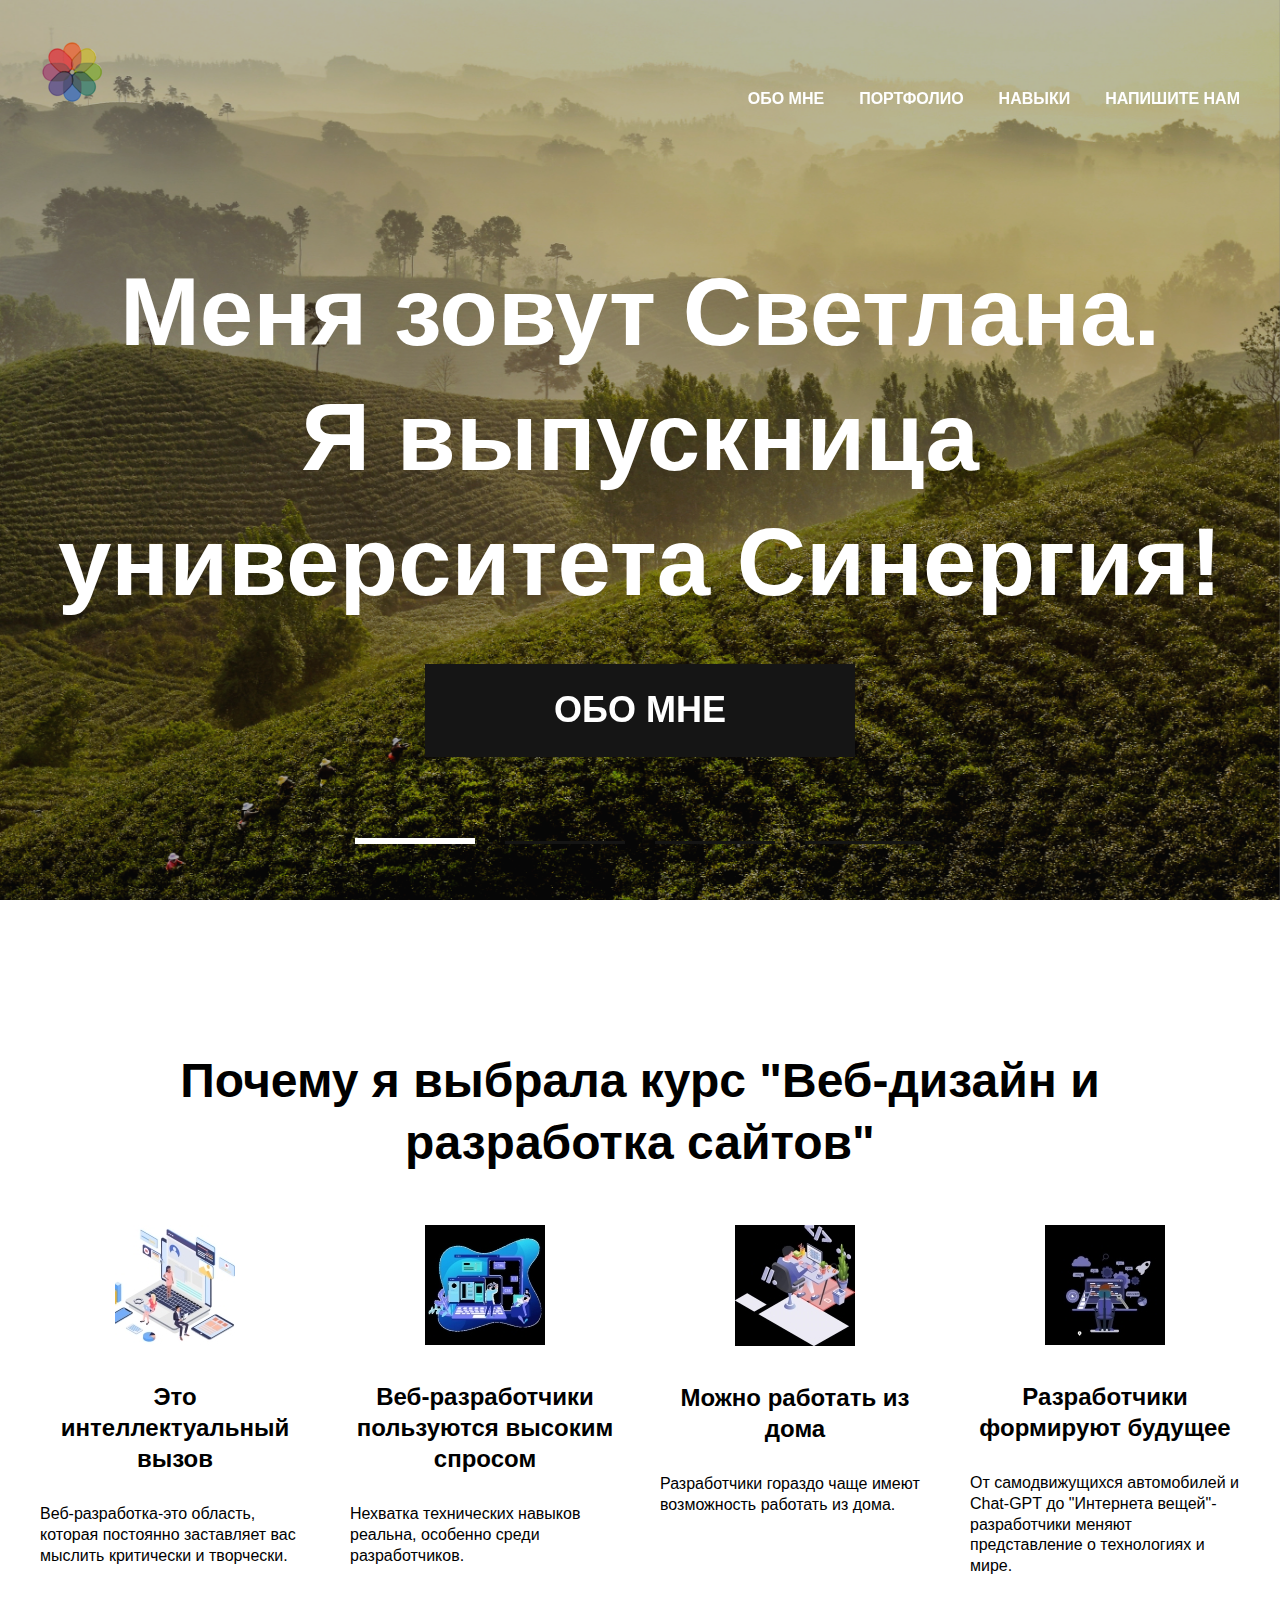
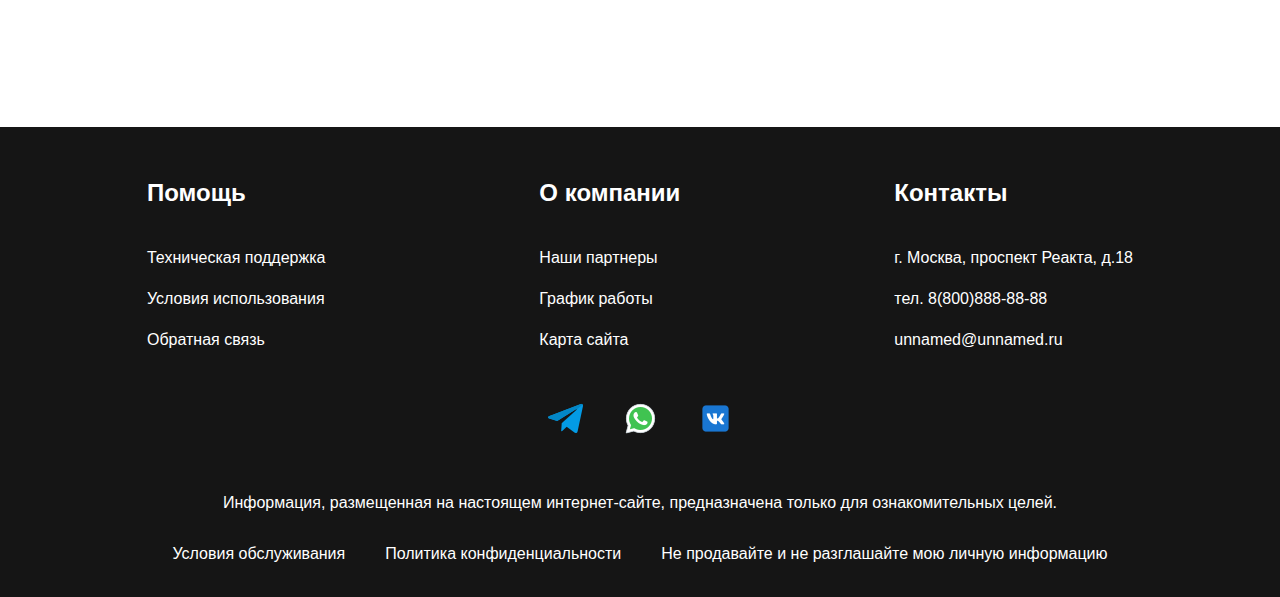
<file: index.html>
<!DOCTYPE html>
<html lang="ru">
    <head>
        <meta charset="UTF-8">
        <meta http-equiv="X-UA-Compatible" content="IE=edge"> 
        <meta name="viewport" content="width=device-width, initial-scale=1.0">
        <title>Итоговая работа</title>          
        <link rel="stylesheet" href="https://cdn.jsdelivr.net/npm/swiper@11/swiper-bundle.min.css" />
        <link rel="stylesheet" href="style.css">
    </head>
    <body>

        <div class="wrapper">
            <header class="header header-main">
                <div class="container">
                    <div class="header__inner">
                        <a class="logo" href="index.html">
                            <img class="logo__img" src="images/logo.png" alt="">
                        </a>
                        <nav class="menu">
                            <button class="menu__btn">
                                <span></span>
                                <span></span>
                                <span></span>
                            </button>
                            <ul class="menu__list">
                                <li class="menu__list-item">
                                    <a class="menu__list-link" href="aboutme.html">Обо мне</a>
                                </li>
                                <li class="menu__list-item">
                                    <a class="menu__list-link" href="portfolio.html">Портфолио</a>
                                </li>
                                <li class="menu__list-item">
                                    <a class="menu__list-link" href="skills.html">Навыки</a>
                                </li>
                                <li class="menu__list-item">
                                    <a class="menu__list-link" href="contacts.html">Напишите нам</a>
                                </li>                       
                            </ul>  
                        </nav>
                    </div>
                </div>
            </header>
            <main class="main">
                <section class="top">
                    <div class="container">
                        <h1 class="title">
                            Меня зовут Светлана.
                            <br>  
                            Я выпускница университета Синергия!
                        </h1>
                        <a class="top__link" href="aboutme.html">
                            Обо мне
                        </a>
                    </div>
                </section>
                <div class="slider">
                    <div class="swiper">
                        <div class="swiper-wrapper">
                            <div class="swiper-slide" style="background-image: url(images/slide1.jpg);"></div>
                            <div class="swiper-slide" style="background-image: url(images/slide2.png);"></div>
                            <div class="swiper-slide" style="background-image: url(images/slide3.jpg);"></div>
                            <div class="swiper-slide" style="background-image: url(images/slide4.jpeg);"></div>
                        </div>
                        <div class="swiper-pagination"></div>                      
                    </div>
                </div>
                <section class="why-learn">
                    <div class="container">
                        <h2 class="section-title">
                            Почему я выбрала курс "Веб-дизайн и разработка сайтов"
                        </h2>
                        <ul class="why-learn__list">
                            <li class="why-learn__item">
                                <img class="why-learn__item-img" src="images/why-learn-1.jpg" alt="">
                                <h3 class="why-learn__item-title">
                                    Это интеллектуальный вызов
                                </h3>
                                <p class="why-learn__item-text">
                                    Веб-разработка-это область, которая постоянно заставляет вас мыслить критически и творчески.
                                </p>
                            </li>
                            <li class="why-learn__item">
                                <img class="why-learn__item-img" src="images/why-learn-2.jpg" alt="">
                                <h3 class="why-learn__item-title">
                                    Веб-разработчики пользуются высоким спросом
                                </h3>
                                <p class="why-learn__item-text">
                                    Нехватка технических навыков реальна, особенно среди разработчиков.
                                </p>
                            </li>
                            <li class="why-learn__item">
                                <img class="why-learn__item-img" src="images/why-learn-3.jpg" alt="">
                                <h3 class="why-learn__item-title">
                                    Можно работать из дома
                                </h3>
                                <p class="why-learn__item-text">
                                    Разработчики гораздо чаще имеют возможность работать из дома.
                                </p>
                            </li>
                            <li class="why-learn__item">
                                <img class="why-learn__item-img" src="images/why-learn-4.jpg" alt="">
                                <h3 class="why-learn__item-title">
                                    Разработчики формируют будущее
                                </h3>
                                <p class="why-learn__item-text">
                                    От самодвижущихся автомобилей и Chat-GPT до "Интернета вещей"-разработчики меняют представление о технологиях и мире.
                                </p>
                            </li>                            
                        </ul>                                                                                           
                    </div>                    
                </section>
            </main>
            <footer class="footer">
                <div class="container">
                <nav class="footer__menu">
                    <ul class="footer__menu-list">
                        <li class="footer__menu-item">
                            <p class="footer__menu-title">Помощь</p>
                        </li>
                        <li class="footer__menu-item">
                            <a class="footer__menu-link" href="#">Техническая поддержка</a>
                        </li>
                        <li class="footer__menu-item">
                            <a class="footer__menu-link" href="#">Условия использования</a>
                        </li>
                        <li class="footer__menu-item">
                            <a class="footer__menu-link" href="#">Обратная связь</a>
                        </li>
                    </ul>
                    <ul class="footer__menu-list">
                        <li class="footer__menu-item">
                            <p class="footer__menu-title">О компании</p>
                        </li>
                        <li class="footer__menu-item">
                            <a class="footer__menu-link" href="#">Наши партнеры</a>
                        </li>
                        <li class="footer__menu-item">
                            <a class="footer__menu-link" href="#">График работы</a>
                        </li>
                        <li class="footer__menu-item">
                            <a class="footer__menu-link" href="#">Карта сайта</a>
                        </li>
                    </ul>
                    <ul class="footer__menu-list">
                        <li class="footer__menu-item">
                            <p class="footer__menu-title">Контакты</p>
                        </li>
                        <li class="footer__menu-item">
                            <a class="footer__menu-link" href="#">г. Москва, проспект Реакта, д.18</a>
                        </li>
                        <li class="footer__menu-item">
                            <a class="footer__menu-link" href="#">тел. 8(800)888-88-88</a>
                        </li>
                        <li class="footer__menu-item">
                            <a class="footer__menu-link" href="#">unnamed@unnamed.ru</a>
                        </li>
                    </ul>
                </nav>
                <ul class="app">
                    <li class="app__item">
                        <a class="app__item-link" href="#">
                            <img class="app__item-img" src="images/telegramm.png" alt="">
                        </a>
                    </li>
                    <li class="app__item">
                        <a class="app__item-link" href="#">
                            <img class="app__item-img" src="images/whatsapp.png" alt="">
                        </a>
                    </li>
                    <li class="app__item">
                        <a class="app__item-link" href="#">
                            <img class="app__item-img" src="images/vk.png" alt="">
                        </a>
                    </li>
                </ul>
                <div class="footer__copy">
                    <p class="footer__copy-text">
                        Информация, размещенная на настоящем интернет-сайте, предназначена только для ознакомительных целей.
                    </p>
                </div>
                <nav class="copy__nav">
                    <ul class="copy__nav-list">
                        <li class="copy__nav-item">
                            <a class="copy__nav-link" href="#">Условия обслуживания</a>
                        </li>
                        <li class="copy__nav-item">
                            <a class="copy__nav-link" href="#">Политика конфиденциальности</a>
                        </li>
                        <li class="copy__nav-item">
                            <a class="copy__nav-link" href="#">Не продавайте и не разглашайте мою личную информацию</a>
                        </li>
                    </ul>
                </nav>
               </div>
            </footer>
        </div>
        <script src="https://cdn.jsdelivr.net/npm/swiper@11/swiper-bundle.min.js"></script>
        <script src="js/main.js"></script>
    </body>
</html>
</file>
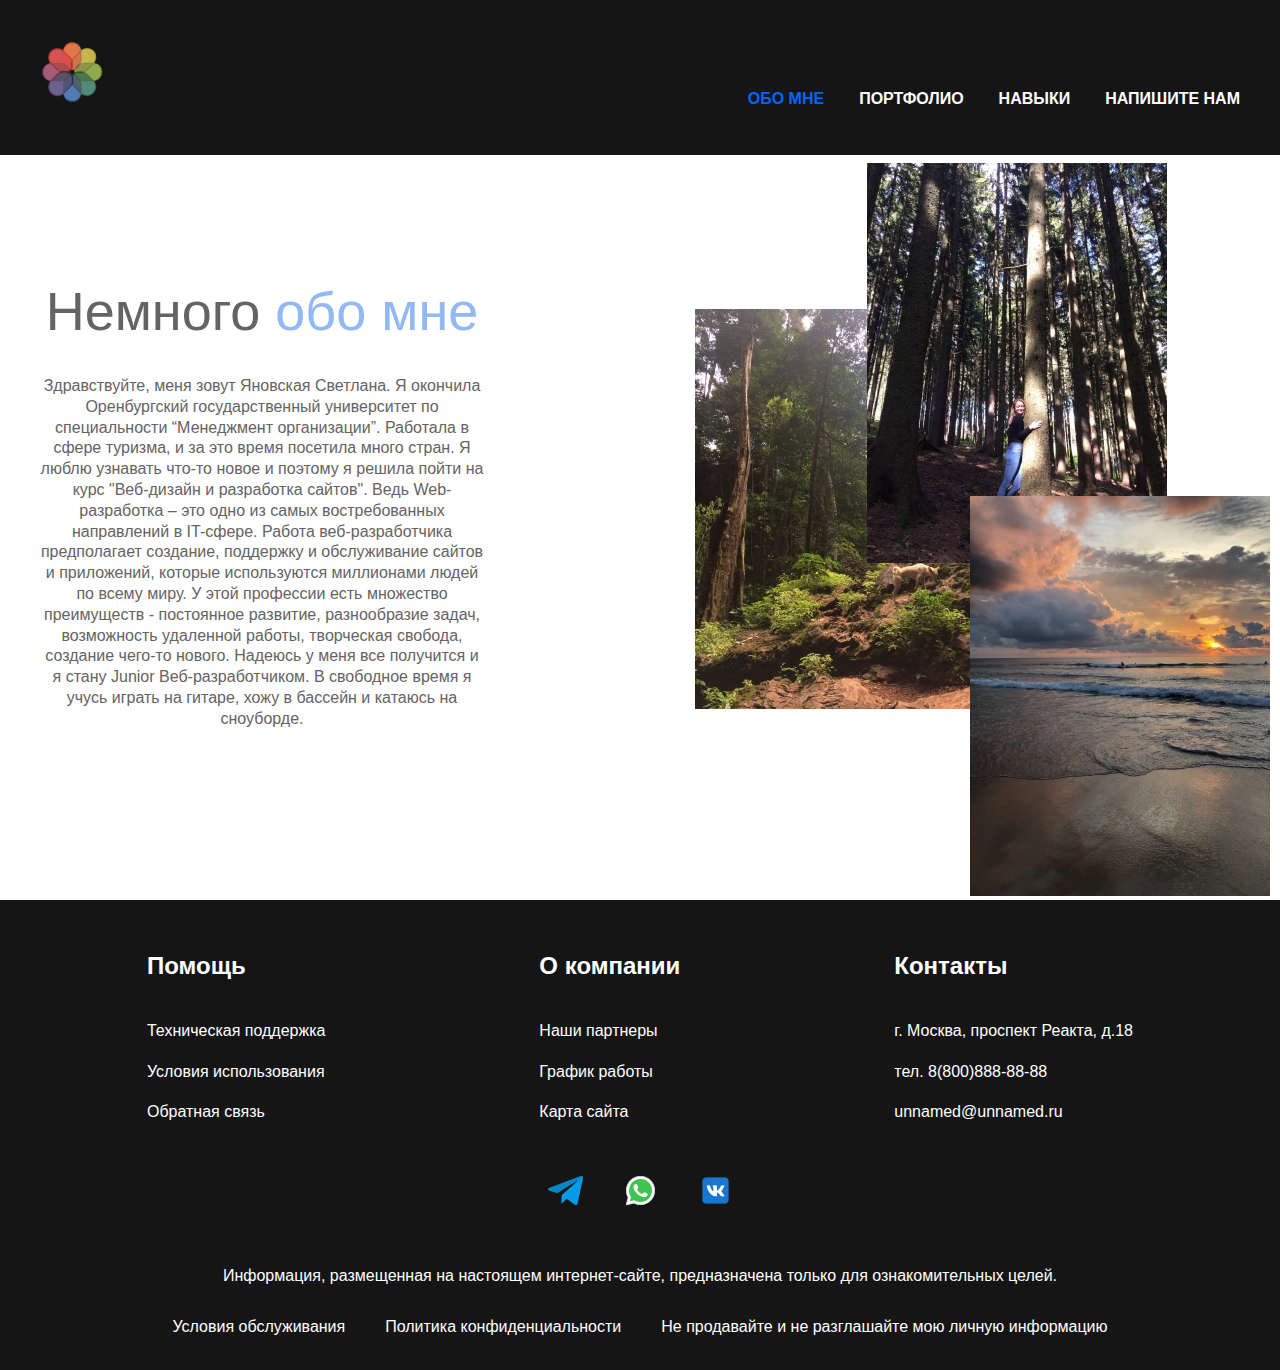
<file: aboutme.html>
<!DOCTYPE html>
<html lang="ru">
    <head>
        <meta charset="UTF-8">
        <meta http-equiv="X-UA-Compatible" content="IE=edge"> 
        <meta name="viewport" content="width=device-width, initial-scale=1.0">
        <title>Итоговая работа</title>
        <link rel="stylesheet" href="style.css">
    </head>
    <body>

        <div class="wrapper">
            <header class="header">
                <div class="container">
                    <div class="header__inner">
                        <a class="logo" href="index.html">
                            <img class="logo__img" src="images/logo.png" alt="">
                        </a>
                        <nav class="menu">
                            <ul class="menu__list">
                                <li class="menu__list-item">
                                    <a class="menu__list-link menu__list-link--active" href="#">Обо мне</a>
                                </li>
                                <li class="menu__list-item">
                                    <a class="menu__list-link" href="portfolio.html">Портфолио</a>
                                </li>
                                <li class="menu__list-item">
                                    <a class="menu__list-link" href="skills.html">Навыки</a>
                                </li>
                                <li class="menu__list-item">
                                    <a class="menu__list-link" href="contacts.html">Напишите нам</a>
                                </li>                       
                            </ul>  
                        </nav>
                    </div>
                </div>
            </header>
            <main class="main">
                <div class="about">
                    <div class="container">
                        <div class="about-holder">
                        <div class="about-info">
                    <div class="about-title">
                        Немного <span> обо мне </span>
                    </div>
                        <div class="about-text">
                            Здравствуйте, меня зовут Яновская Светлана. Я окончила Оренбургский государственный университет по специальности “Менеджмент организации”. 
                            Работала в сфере туризма, и за это время посетила много стран. Я люблю узнавать что-то новое и поэтому я решила пойти на курс "Веб-дизайн и разработка сайтов". Ведь Web-разработка – это одно из самых востребованных направлений в IT-сфере. Работа веб-разработчика предполагает создание, поддержку и обслуживание сайтов и приложений, которые используются миллионами людей по всему миру. У этой профессии есть множество преимуществ - постоянное развитие, разнообразие задач, возможность удаленной работы, творческая свобода, создание чего-то нового. Надеюсь у меня все получится и я стану Junior Веб-разработчиком.
                            В свободное время я учусь играть на гитаре, хожу в бассейн и катаюсь на сноуборде.                            
                        </div>
                    </div>
                    <div class="about-images">
                        <img class="images-1" src="images/foto-1.jpg" alt="">
                        <img class="images-2" src="images/foto-2.jpg" alt="">
                        <img class="images-3" src="images/foto-3.jpg" alt="">
                    </div>
                </div>
                </div>    
            </main>
            <footer class="footer">
                <div class="container">
                <nav class="footer__menu">
                    <ul class="footer__menu-list">
                        <li class="footer__menu-item">
                            <p class="footer__menu-title">Помощь</p>
                        </li>
                        <li class="footer__menu-item">
                            <a class="footer__menu-link" href="#">Техническая поддержка</a>
                        </li>
                        <li class="footer__menu-item">
                            <a class="footer__menu-link" href="#">Условия использования</a>
                        </li>
                        <li class="footer__menu-item">
                            <a class="footer__menu-link" href="#">Обратная связь</a>
                        </li>
                    </ul>
                    <ul class="footer__menu-list">
                        <li class="footer__menu-item">
                            <p class="footer__menu-title">О компании</p>
                        </li>
                        <li class="footer__menu-item">
                            <a class="footer__menu-link" href="#">Наши партнеры</a>
                        </li>
                        <li class="footer__menu-item">
                            <a class="footer__menu-link" href="#">График работы</a>
                        </li>
                        <li class="footer__menu-item">
                            <a class="footer__menu-link" href="#">Карта сайта</a>
                        </li>
                    </ul>
                    <ul class="footer__menu-list">
                        <li class="footer__menu-item">
                            <p class="footer__menu-title">Контакты</p>
                        </li>
                        <li class="footer__menu-item">
                            <a class="footer__menu-link" href="#">г. Москва, проспект Реакта, д.18</a>
                        </li>
                        <li class="footer__menu-item">
                            <a class="footer__menu-link" href="#">тел. 8(800)888-88-88</a>
                        </li>
                        <li class="footer__menu-item">
                            <a class="footer__menu-link" href="#">unnamed@unnamed.ru</a>
                        </li>
                    </ul>
                </nav>
                <ul class="app">
                    <li class="app__item">
                        <a class="app__item-link" href="#">
                            <img class="app__item-img" src="images/telegramm.png" alt="">
                        </a>
                    </li>
                    <li class="app__item">
                        <a class="app__item-link" href="#">
                            <img class="app__item-img" src="images/whatsapp.png" alt="">
                        </a>
                    </li>
                    <li class="app__item">
                        <a class="app__item-link" href="#">
                            <img class="app__item-img" src="images/vk.png" alt="">
                        </a>
                    </li>
                </ul>
                <div class="footer__copy">
                    <p class="footer__copy-text">
                        Информация, размещенная на настоящем интернет-сайте, предназначена только для ознакомительных целей.
                    </p>
                </div>
                <nav class="copy__nav">
                    <ul class="copy__nav-list">
                        <li class="copy__nav-item">
                            <a class="copy__nav-link" href="#">Условия обслуживания</a>
                        </li>
                        <li class="copy__nav-item">
                            <a class="copy__nav-link" href="#">Политика конфиденциальности</a>
                        </li>
                        <li class="copy__nav-item">
                            <a class="copy__nav-link" href="#">Не продавайте и не разглашайте мою личную информацию</a>
                        </li>
                    </ul>
                </nav>
               </div>
            </footer>
        </div>

    </body>
</html>
</file>
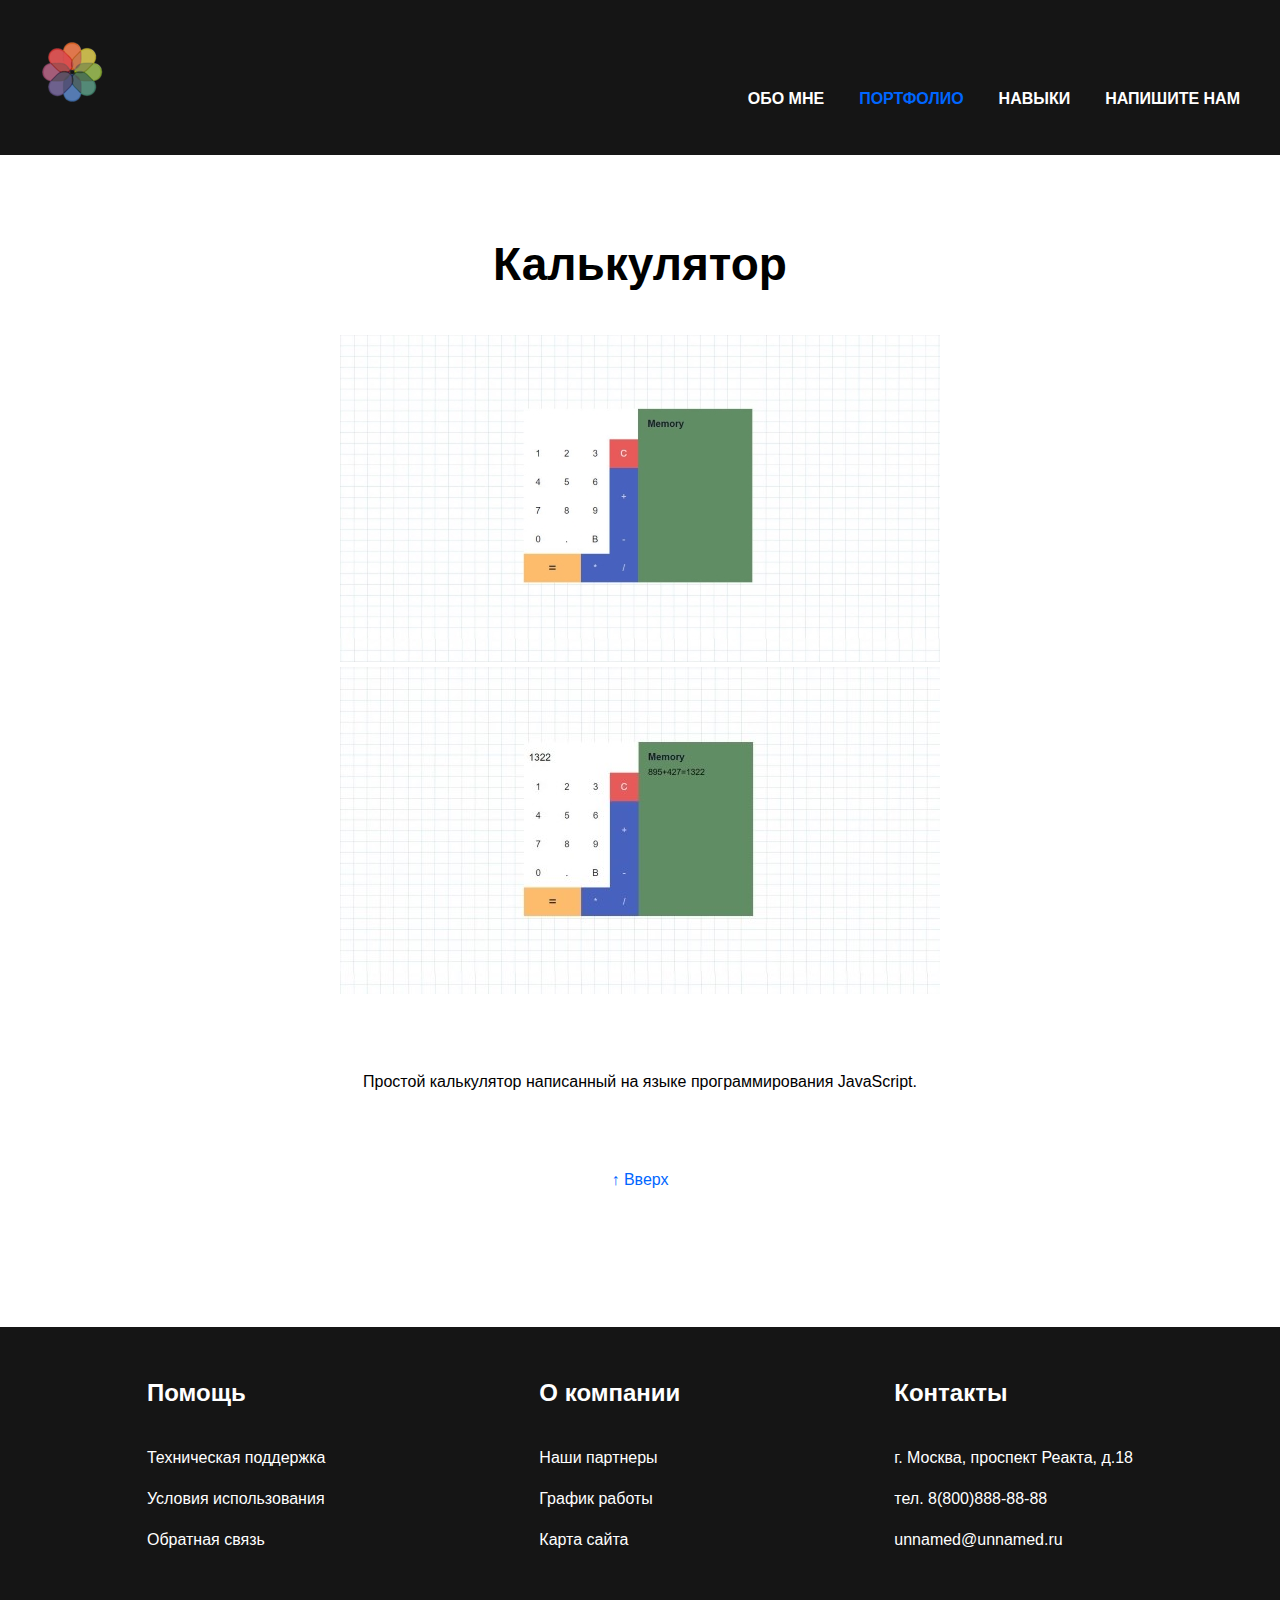
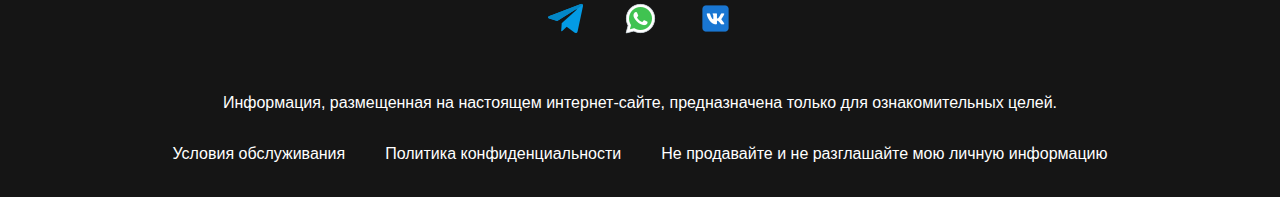
<file: calculator-web.html>
<!DOCTYPE html>
<html lang="ru">
    <head>
        <meta charset="UTF-8">
        <meta http-equiv="X-UA-Compatible" content="IE=edge"> 
        <meta name="viewport" content="width=device-width, initial-scale=1.0">
        <title>Итоговая работа</title>
        <link rel="stylesheet" href="style.css">
    </head>
    <body>

        <div class="wrapper">
            <header class="header">
                <div class="container">
                    <div class="header__inner">
                        <a class="logo" href="index.html">
                            <img class="logo__img" src="images/logo.png" alt="">
                        </a>
                        <nav class="menu">
                            <button class="menu__btn">
                                <span></span>
                                <span></span>
                                <span></span>
                            </button>
                            <ul class="menu__list">
                                <li class="menu__list-item">
                                    <a class="menu__list-link" href="aboutme.html">Обо мне</a>
                                </li>
                                <li class="menu__list-item">
                                    <a class="menu__list-link menu__list-link--active" href="portfolio.html">Портфолио</a>
                                </li>
                                <li class="menu__list-item">
                                    <a class="menu__list-link" href="skills.html">Навыки</a>
                                </li>
                                <li class="menu__list-item">
                                    <a class="menu__list-link" href="contacts.html">Напишите нам</a>
                                </li>                       
                            </ul>  
                        </nav>
                    </div>
                </div>
            </header>
            <main class="main">
                <div class="project">
                    <div class="container">
                        <h1 class="project-header"> Калькулятор </h1>
                        <div class="project-img">
                            <img src="images/calculator-img1.jpg" alt="">
                            <img src="images/calculator-img2.JPG" alt="">
                        </div>
                        <div class="project-description">
                            <p>Простой калькулятор написанный на языке программирования JavaScript.</p>
                        </div>
                        <a class="project-btn-up" href="#">↑ Вверх</a>
                    </div>
                </div>
            </main>
            <footer class="footer">
                <div class="container">
                <nav class="footer__menu">
                    <ul class="footer__menu-list">
                        <li class="footer__menu-item">
                            <p class="footer__menu-title">Помощь</p>
                        </li>
                        <li class="footer__menu-item">
                            <a class="footer__menu-link" href="#">Техническая поддержка</a>
                        </li>
                        <li class="footer__menu-item">
                            <a class="footer__menu-link" href="#">Условия использования</a>
                        </li>
                        <li class="footer__menu-item">
                            <a class="footer__menu-link" href="#">Обратная связь</a>
                        </li>
                    </ul>
                    <ul class="footer__menu-list">
                        <li class="footer__menu-item">
                            <p class="footer__menu-title">О компании</p>
                        </li>
                        <li class="footer__menu-item">
                            <a class="footer__menu-link" href="#">Наши партнеры</a>
                        </li>
                        <li class="footer__menu-item">
                            <a class="footer__menu-link" href="#">График работы</a>
                        </li>
                        <li class="footer__menu-item">
                            <a class="footer__menu-link" href="#">Карта сайта</a>
                        </li>
                    </ul>
                    <ul class="footer__menu-list">
                        <li class="footer__menu-item">
                            <p class="footer__menu-title">Контакты</p>
                        </li>
                        <li class="footer__menu-item">
                            <a class="footer__menu-link" href="#">г. Москва, проспект Реакта, д.18</a>
                        </li>
                        <li class="footer__menu-item">
                            <a class="footer__menu-link" href="#">тел. 8(800)888-88-88</a>
                        </li>
                        <li class="footer__menu-item">
                            <a class="footer__menu-link" href="#">unnamed@unnamed.ru</a>
                        </li>
                    </ul>
                </nav>
                <ul class="app">
                    <li class="app__item">
                        <a class="app__item-link" href="#">
                            <img class="app__item-img" src="images/telegramm.png" alt="">
                        </a>
                    </li>
                    <li class="app__item">
                        <a class="app__item-link" href="#">
                            <img class="app__item-img" src="images/whatsapp.png" alt="">
                        </a>
                    </li>
                    <li class="app__item">
                        <a class="app__item-link" href="#">
                            <img class="app__item-img" src="images/vk.png" alt="">
                        </a>
                    </li>
                </ul>
                <div class="footer__copy">
                    <p class="footer__copy-text">
                        Информация, размещенная на настоящем интернет-сайте, предназначена только для ознакомительных целей.
                    </p>
                </div>
                <nav class="copy__nav">
                    <ul class="copy__nav-list">
                        <li class="copy__nav-item">
                            <a class="copy__nav-link" href="#">Условия обслуживания</a>
                        </li>
                        <li class="copy__nav-item">
                            <a class="copy__nav-link" href="#">Политика конфиденциальности</a>
                        </li>
                        <li class="copy__nav-item">
                            <a class="copy__nav-link" href="#">Не продавайте и не разглашайте мою личную информацию</a>
                        </li>
                    </ul>
                </nav>
               </div>
            </footer>
        </div>
        <script src="https://cdn.jsdelivr.net/npm/swiper@11/swiper-bundle.min.js"></script>
        <script src="js/main.js"></script>
    </body>
</html>
</file>
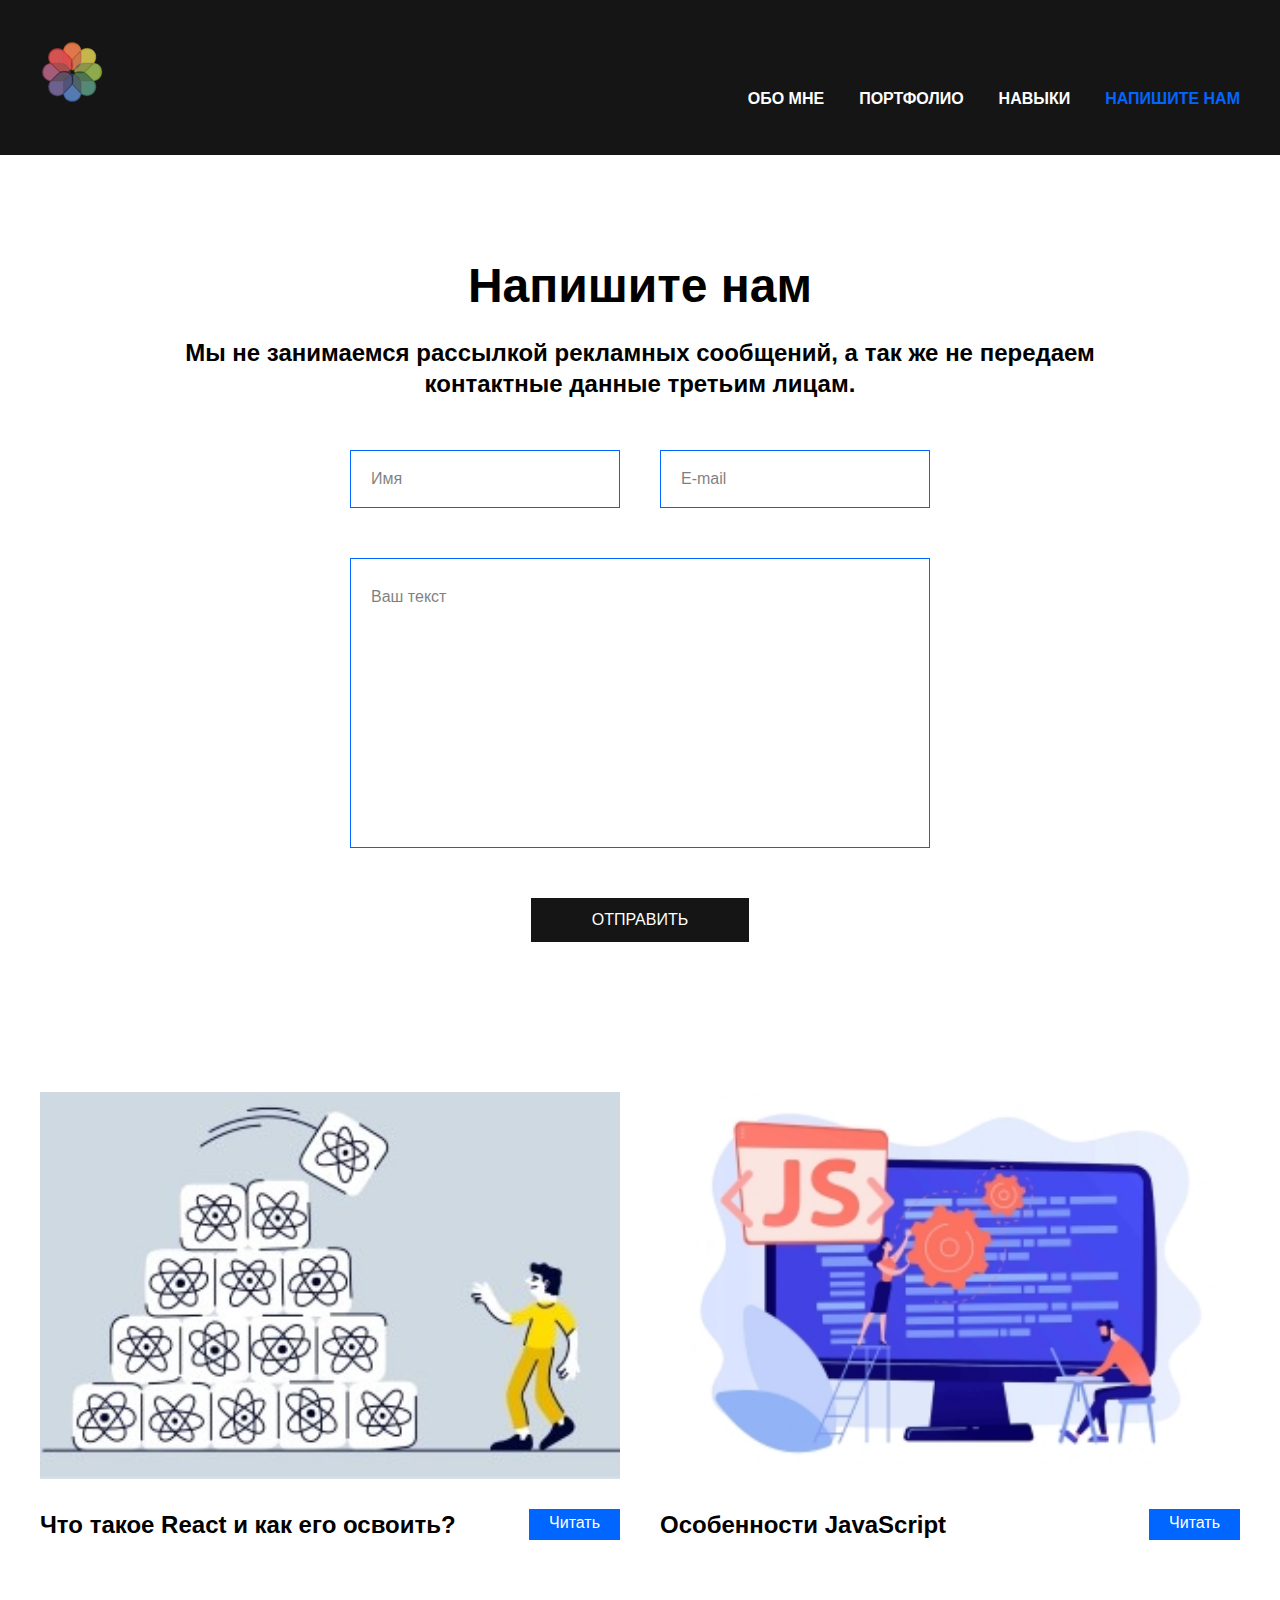
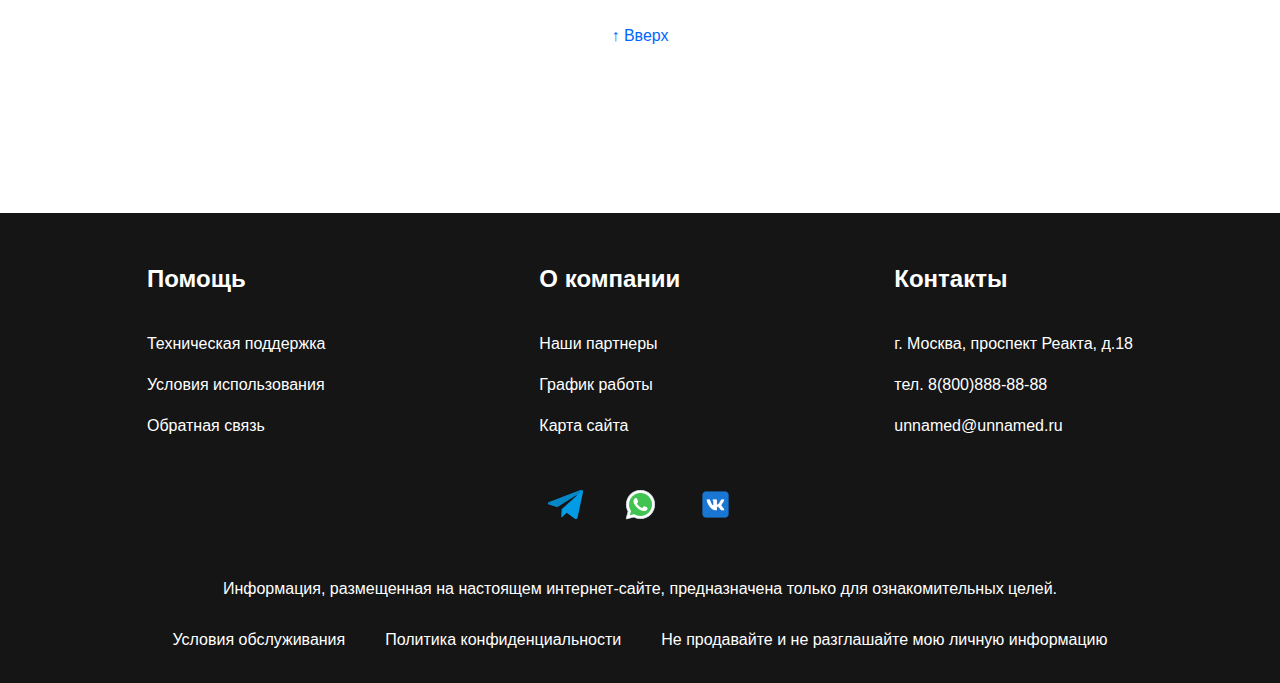
<file: contacts.html>
<!DOCTYPE html>
<html lang="ru">
    <head>
        <meta charset="UTF-8">
        <meta http-equiv="X-UA-Compatible" content="IE=edge"> 
        <meta name="viewport" content="width=device-width, initial-scale=1.0">
        <title>Итоговая работа</title>
        <link rel="stylesheet" href="style.css">
    </head>
    <body>

        <div class="wrapper">
            <header class="header">
                <div class="container">
                    <div class="header__inner">
                        <a class="logo" href="index.html">
                            <img class="logo__img" src="images/logo.png" alt="">
                        </a>
                        <nav class="menu">
                            <button class="menu__btn">
                                <span></span>
                                <span></span>
                                <span></span>
                            </button>
                            <ul class="menu__list">
                                <li class="menu__list-item">
                                    <a class="menu__list-link" href="aboutme.html">Обо мне</a>
                                </li>
                                <li class="menu__list-item">
                                    <a class="menu__list-link" href="portfolio.html">Портфолио</a>
                                </li>
                                <li class="menu__list-item">
                                    <a class="menu__list-link" href="skills.html">Навыки</a>
                                </li>
                                <li class="menu__list-item">
                                    <a class="menu__list-link menu__list-link--active" href="contacts.html">Напишите нам</a>
                                </li>                       
                            </ul>  
                        </nav>
                    </div>
                </div>
            </header>
            <main class="main">
                <section class="contacts">
                    <div class="container">
                        <h2 class="section-title contacts__title">Напишите нам</h2>
                        <p class="contacts__text">
                            Мы не занимаемся рассылкой рекламных сообщений, а так же не передаем контактные данные третьим лицам.
                        </p>
                        <form class="form" action="#">
                            <input class="form__input" type="text" placeholder="Имя">
                            <input class="form__input" type="email" placeholder="E-mail">
                            <textarea class="form__textarea" placeholder="Ваш текст"></textarea>
                            <button class="form__btn" type="submit">ОТПРАВИТЬ</button>
                        </form>
                    </div>
                </section>
                <section class="blog">
                    <div class="container">
                        <div class="blog__items">
                            <div class="block__item">
                                <img class="block__item-img" src="images/block-1.jpg" alt="">
                                <h4 class="block__item-title">Что такое React и как его освоить?</h4>
                                <a class="block__item-link" href="#">Читать</a>
                            </div>
                            <div class="block__item">
                                    <img class="block__item-img" src="images/block-2.jpg" alt="">
                                    <h4 class="block__item-title">Особенности JavaScript</h4>
                                    <a class="block__item-link" href="#">Читать</a>
                                </div>
                            </div>
                            <a class="project-btn-up" href="#">↑ Вверх</a>  
                        </div>
                </section>                
            </main>
            <footer class="footer">
                <div class="container">
                <nav class="footer__menu">
                    <button class="menu__btn">
                        <span></span>
                        <span></span>
                        <span></span>
                    </button>
                    <ul class="footer__menu-list">
                        <li class="footer__menu-item">
                            <p class="footer__menu-title">Помощь</p>
                        </li>
                        <li class="footer__menu-item">
                            <a class="footer__menu-link" href="#">Техническая поддержка</a>
                        </li>
                        <li class="footer__menu-item">
                            <a class="footer__menu-link" href="#">Условия использования</a>
                        </li>
                        <li class="footer__menu-item">
                            <a class="footer__menu-link" href="#">Обратная связь</a>
                        </li>
                    </ul>
                    <ul class="footer__menu-list">
                        <li class="footer__menu-item">
                            <p class="footer__menu-title">О компании</p>
                        </li>
                        <li class="footer__menu-item">
                            <a class="footer__menu-link" href="#">Наши партнеры</a>
                        </li>
                        <li class="footer__menu-item">
                            <a class="footer__menu-link" href="#">График работы</a>
                        </li>
                        <li class="footer__menu-item">
                            <a class="footer__menu-link" href="#">Карта сайта</a>
                        </li>
                    </ul>
                    <ul class="footer__menu-list">
                        <li class="footer__menu-item">
                            <p class="footer__menu-title">Контакты</p>
                        </li>
                        <li class="footer__menu-item">
                            <a class="footer__menu-link" href="#">г. Москва, проспект Реакта, д.18</a>
                        </li>
                        <li class="footer__menu-item">
                            <a class="footer__menu-link" href="#">тел. 8(800)888-88-88</a>
                        </li>
                        <li class="footer__menu-item">
                            <a class="footer__menu-link" href="#">unnamed@unnamed.ru</a>
                        </li>
                    </ul>
                </nav>
                <ul class="app">
                    <li class="app__item">
                        <a class="app__item-link" href="#">
                            <img class="app__item-img" src="images/telegramm.png" alt="">
                        </a>
                    </li>
                    <li class="app__item">
                        <a class="app__item-link" href="#">
                            <img class="app__item-img" src="images/whatsapp.png" alt="">
                        </a>
                    </li>
                    <li class="app__item">
                        <a class="app__item-link" href="#">
                            <img class="app__item-img" src="images/vk.png" alt="">
                        </a>
                    </li>
                </ul>
                <div class="footer__copy">
                    <p class="footer__copy-text">
                        Информация, размещенная на настоящем интернет-сайте, предназначена только для ознакомительных целей.
                    </p>
                </div>
                <nav class="copy__nav">
                    <ul class="copy__nav-list">
                        <li class="copy__nav-item">
                            <a class="copy__nav-link" href="#">Условия обслуживания</a>
                        </li>
                        <li class="copy__nav-item">
                            <a class="copy__nav-link" href="#">Политика конфиденциальности</a>
                        </li>
                        <li class="copy__nav-item">
                            <a class="copy__nav-link" href="#">Не продавайте и не разглашайте мою личную информацию</a>
                        </li>
                    </ul>
                </nav>
               </div>
            </footer>
        </div>
        <script src="https://cdn.jsdelivr.net/npm/swiper@11/swiper-bundle.min.js"></script>
        <script src="js/main.js"></script>
    </body>
</html>
</file>
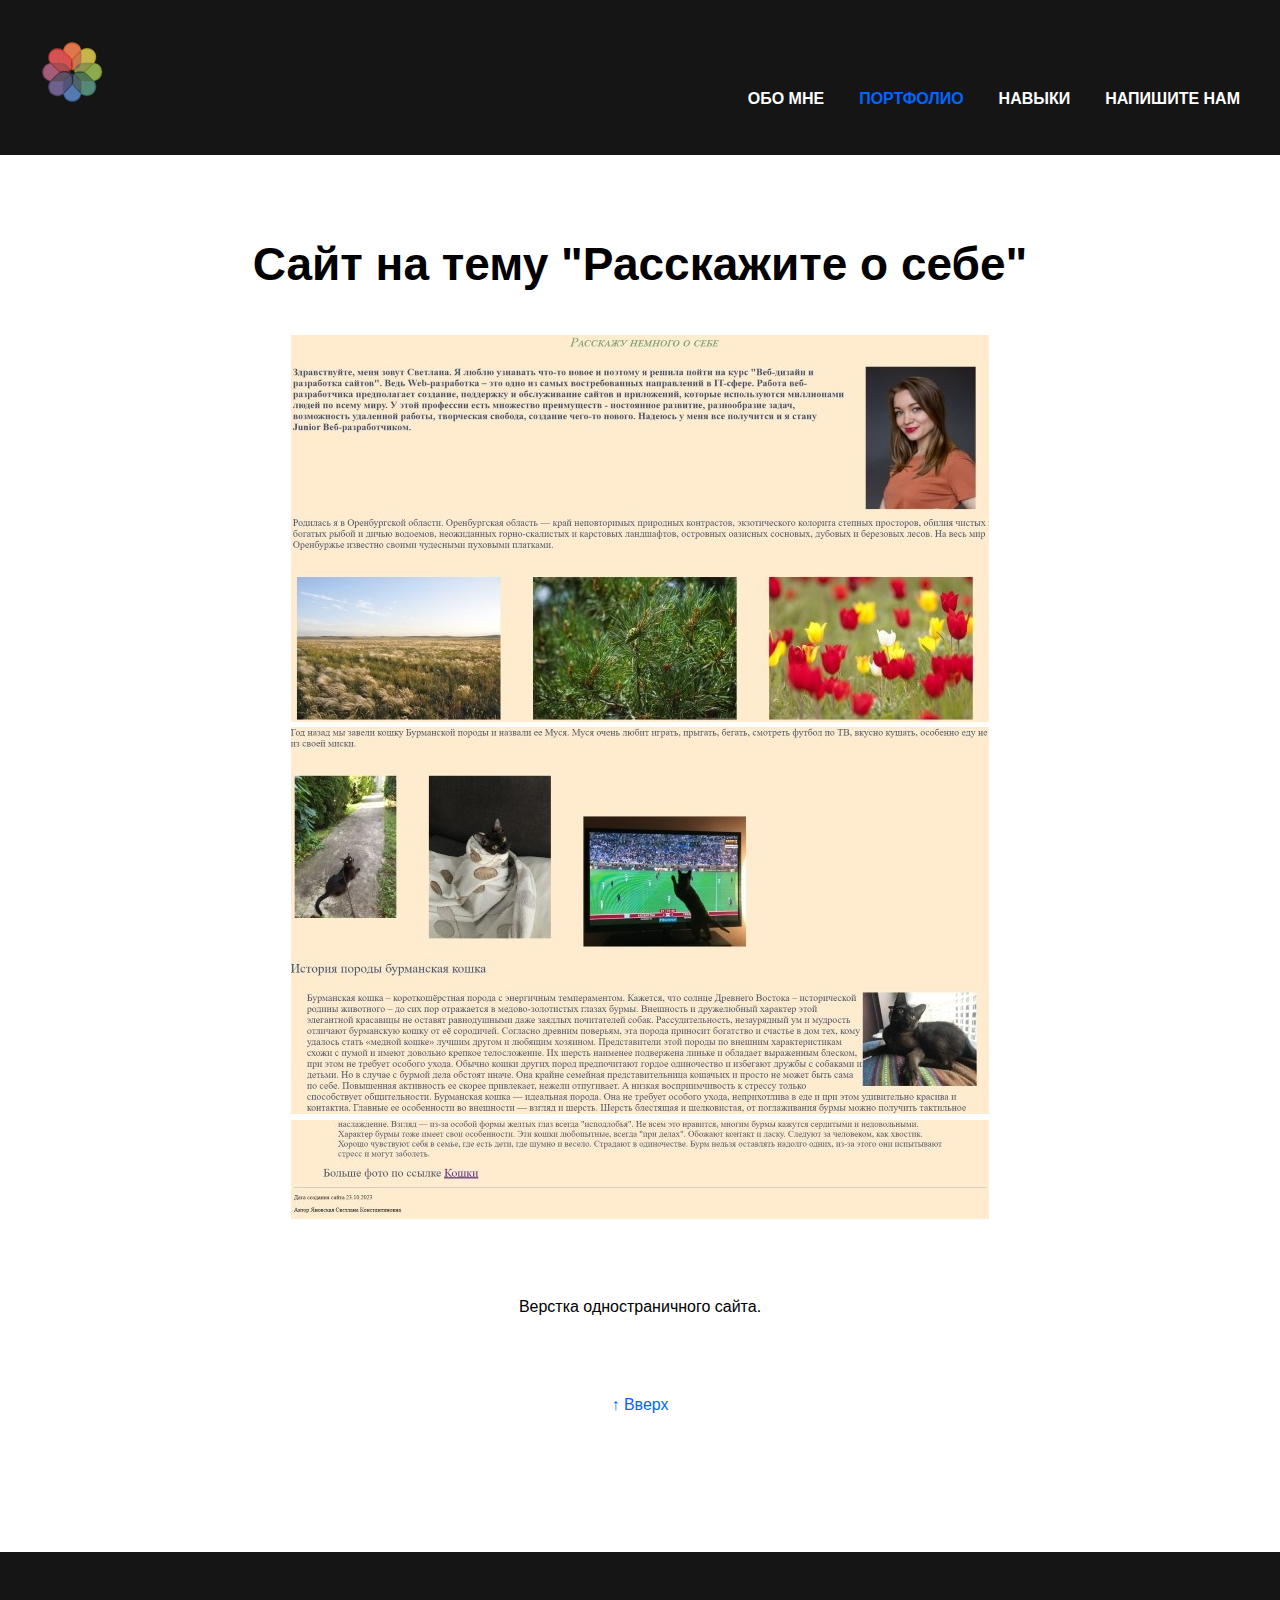
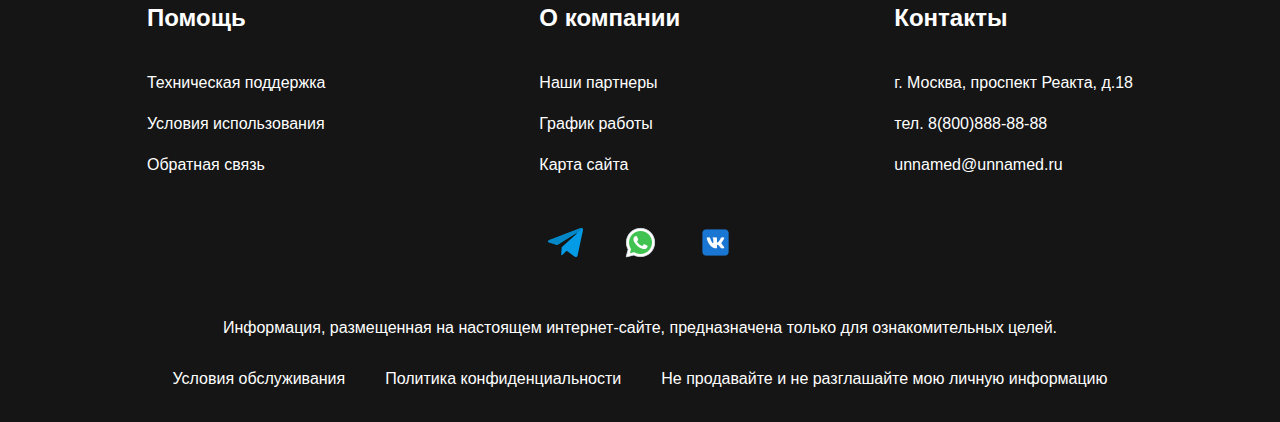
<file: landing-web.html>
<!DOCTYPE html>
<html lang="ru">
    <head>
        <meta charset="UTF-8">
        <meta http-equiv="X-UA-Compatible" content="IE=edge"> 
        <meta name="viewport" content="width=device-width, initial-scale=1.0">
        <title>Итоговая работа</title>
        <link rel="stylesheet" href="style.css">
    </head>
    <body>

        <div class="wrapper">
            <header class="header">
                <div class="container">
                    <div class="header__inner">
                        <a class="logo" href="index.html">
                            <img class="logo__img" src="images/logo.png" alt="">
                        </a>
                        <nav class="menu">
                            <button class="menu__btn">
                                <span></span>
                                <span></span>
                                <span></span>
                            </button>
                            <ul class="menu__list">
                                <li class="menu__list-item">
                                    <a class="menu__list-link" href="aboutme.html">Обо мне</a>
                                </li>
                                <li class="menu__list-item">
                                    <a class="menu__list-link menu__list-link--active" href="portfolio.html">Портфолио</a>
                                </li>
                                <li class="menu__list-item">
                                    <a class="menu__list-link" href="skills.html">Навыки</a>
                                </li>
                                <li class="menu__list-item">
                                    <a class="menu__list-link" href="contacts.html">Напишите нам</a>
                                </li>                       
                            </ul>  
                        </nav>
                    </div>
                </div>
            </header>
            <main class="main">
                <div class="project">
                    <div class="container">
                        <h1 class="project-header"> Сайт на тему "Расскажите о себе"</h1>
                        <div class="project-img">
                            <img src="images/landing-img1.jpg" alt="">
                            <img src="images/landing-img2.jpg" alt="">
                            <img src="images/landing-img3.jpg" alt="">
                        </div>
                        <div class="project-description">
                            <p>Верстка одностраничного сайта.</p>
                        </div>
                        <a class="project-btn-up" href="#">↑ Вверх</a>
                    </div>
                </div>
            </main>
            <footer class="footer">
                <div class="container">
                <nav class="footer__menu">
                    <ul class="footer__menu-list">
                        <li class="footer__menu-item">
                            <p class="footer__menu-title">Помощь</p>
                        </li>
                        <li class="footer__menu-item">
                            <a class="footer__menu-link" href="#">Техническая поддержка</a>
                        </li>
                        <li class="footer__menu-item">
                            <a class="footer__menu-link" href="#">Условия использования</a>
                        </li>
                        <li class="footer__menu-item">
                            <a class="footer__menu-link" href="#">Обратная связь</a>
                        </li>
                    </ul>
                    <ul class="footer__menu-list">
                        <li class="footer__menu-item">
                            <p class="footer__menu-title">О компании</p>
                        </li>
                        <li class="footer__menu-item">
                            <a class="footer__menu-link" href="#">Наши партнеры</a>
                        </li>
                        <li class="footer__menu-item">
                            <a class="footer__menu-link" href="#">График работы</a>
                        </li>
                        <li class="footer__menu-item">
                            <a class="footer__menu-link" href="#">Карта сайта</a>
                        </li>
                    </ul>
                    <ul class="footer__menu-list">
                        <li class="footer__menu-item">
                            <p class="footer__menu-title">Контакты</p>
                        </li>
                        <li class="footer__menu-item">
                            <a class="footer__menu-link" href="#">г. Москва, проспект Реакта, д.18</a>
                        </li>
                        <li class="footer__menu-item">
                            <a class="footer__menu-link" href="#">тел. 8(800)888-88-88</a>
                        </li>
                        <li class="footer__menu-item">
                            <a class="footer__menu-link" href="#">unnamed@unnamed.ru</a>
                        </li>
                    </ul>
                </nav>
                <ul class="app">
                    <li class="app__item">
                        <a class="app__item-link" href="#">
                            <img class="app__item-img" src="images/telegramm.png" alt="">
                        </a>
                    </li>
                    <li class="app__item">
                        <a class="app__item-link" href="#">
                            <img class="app__item-img" src="images/whatsapp.png" alt="">
                        </a>
                    </li>
                    <li class="app__item">
                        <a class="app__item-link" href="#">
                            <img class="app__item-img" src="images/vk.png" alt="">
                        </a>
                    </li>
                </ul>
                <div class="footer__copy">
                    <p class="footer__copy-text">
                        Информация, размещенная на настоящем интернет-сайте, предназначена только для ознакомительных целей.
                    </p>
                </div>
                <nav class="copy__nav">
                    <ul class="copy__nav-list">
                        <li class="copy__nav-item">
                            <a class="copy__nav-link" href="#">Условия обслуживания</a>
                        </li>
                        <li class="copy__nav-item">
                            <a class="copy__nav-link" href="#">Политика конфиденциальности</a>
                        </li>
                        <li class="copy__nav-item">
                            <a class="copy__nav-link" href="#">Не продавайте и не разглашайте мою личную информацию</a>
                        </li>
                    </ul>
                </nav>
               </div>
            </footer>
        </div>
        <script src="https://cdn.jsdelivr.net/npm/swiper@11/swiper-bundle.min.js"></script>
        <script src="js/main.js"></script>
    </body>
</html>
</file>
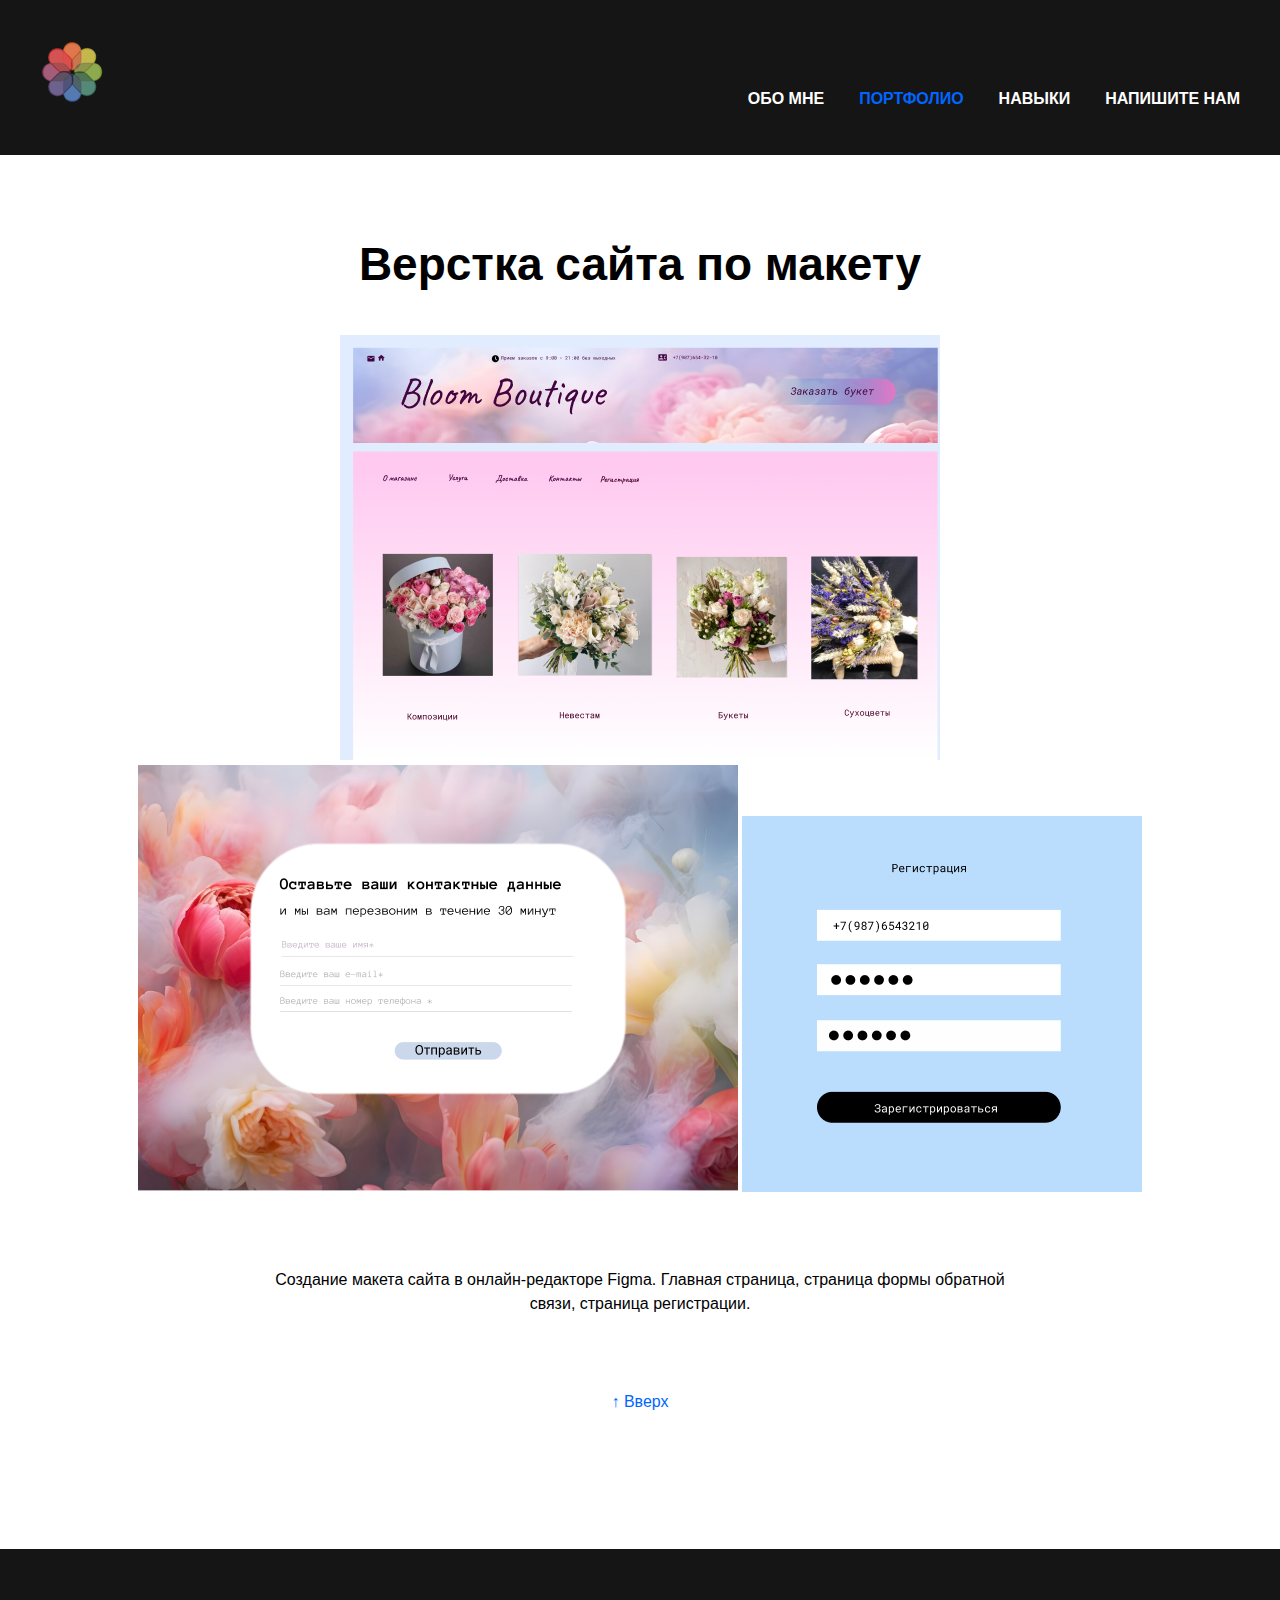
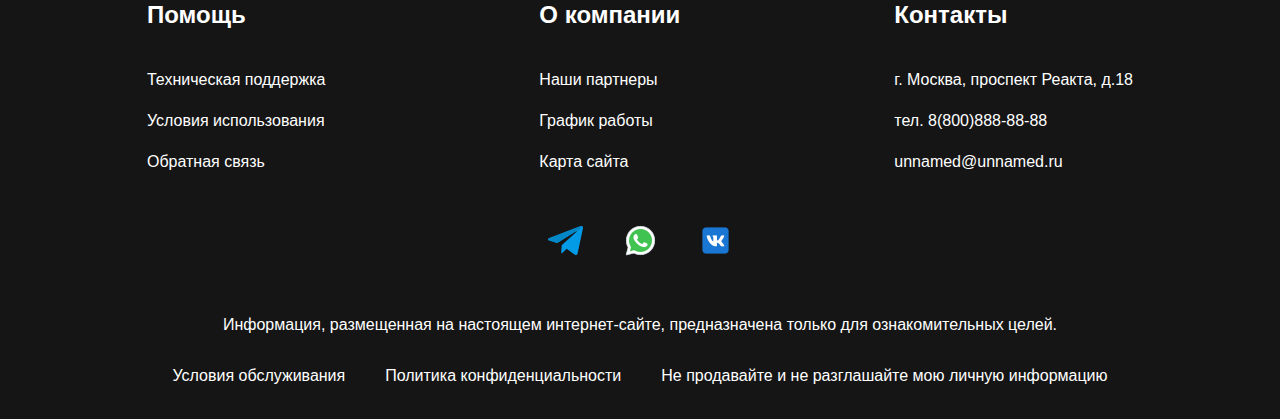
<file: maketfigma-web.html>
<!DOCTYPE html>
<html lang="ru">
    <head>
        <meta charset="UTF-8">
        <meta http-equiv="X-UA-Compatible" content="IE=edge"> 
        <meta name="viewport" content="width=device-width, initial-scale=1.0">
        <title>Итоговая работа</title>
        <link rel="stylesheet" href="style.css">
    </head>
    <body>

        <div class="wrapper">
            <header class="header">
                <div class="container">
                    <div class="header__inner">
                        <a class="logo" href="index.html">
                            <img class="logo__img" src="images/logo.png" alt="">
                        </a>
                        <nav class="menu">
                            <button class="menu__btn">
                                <span></span>
                                <span></span>
                                <span></span>
                            </button>
                            <ul class="menu__list">
                                <li class="menu__list-item">
                                    <a class="menu__list-link" href="aboutme.html">Обо мне</a>
                                </li>
                                <li class="menu__list-item">
                                    <a class="menu__list-link menu__list-link--active" href="portfolio.html">Портфолио</a>
                                </li>
                                <li class="menu__list-item">
                                    <a class="menu__list-link" href="skills.html">Навыки</a>
                                </li>
                                <li class="menu__list-item">
                                    <a class="menu__list-link" href="contacts.html">Напишите нам</a>
                                </li>                       
                            </ul>  
                        </nav>
                    </div>
                </div>
            </header>
            <main class="main">
                <div class="project">
                    <div class="container">
                        <h1 class="project-header"> Верстка сайта по макету </h1>
                        <div class="project-img">
                            <img src="images/maketfigma-img1.png" alt="">
                            <img src="images/maketfigma-img2.png" alt="">
                            <img src="images/maketfigma-img3.png" alt="">
                        </div>
                        <div class="project-description">
                            <p>Создание макета сайта в онлайн-редакторе Figma. Главная страница, страница формы обратной связи, страница регистрации.</p>
                        </div>
                        <a class="project-btn-up" href="#">↑ Вверх</a>
                    </div>
                </div>
            </main>
            <footer class="footer">
                <div class="container">
                <nav class="footer__menu">
                    <ul class="footer__menu-list">
                        <li class="footer__menu-item">
                            <p class="footer__menu-title">Помощь</p>
                        </li>
                        <li class="footer__menu-item">
                            <a class="footer__menu-link" href="#">Техническая поддержка</a>
                        </li>
                        <li class="footer__menu-item">
                            <a class="footer__menu-link" href="#">Условия использования</a>
                        </li>
                        <li class="footer__menu-item">
                            <a class="footer__menu-link" href="#">Обратная связь</a>
                        </li>
                    </ul>
                    <ul class="footer__menu-list">
                        <li class="footer__menu-item">
                            <p class="footer__menu-title">О компании</p>
                        </li>
                        <li class="footer__menu-item">
                            <a class="footer__menu-link" href="#">Наши партнеры</a>
                        </li>
                        <li class="footer__menu-item">
                            <a class="footer__menu-link" href="#">График работы</a>
                        </li>
                        <li class="footer__menu-item">
                            <a class="footer__menu-link" href="#">Карта сайта</a>
                        </li>
                    </ul>
                    <ul class="footer__menu-list">
                        <li class="footer__menu-item">
                            <p class="footer__menu-title">Контакты</p>
                        </li>
                        <li class="footer__menu-item">
                            <a class="footer__menu-link" href="#">г. Москва, проспект Реакта, д.18</a>
                        </li>
                        <li class="footer__menu-item">
                            <a class="footer__menu-link" href="#">тел. 8(800)888-88-88</a>
                        </li>
                        <li class="footer__menu-item">
                            <a class="footer__menu-link" href="#">unnamed@unnamed.ru</a>
                        </li>
                    </ul>
                </nav>
                <ul class="app">
                    <li class="app__item">
                        <a class="app__item-link" href="#">
                            <img class="app__item-img" src="images/telegramm.png" alt="">
                        </a>
                    </li>
                    <li class="app__item">
                        <a class="app__item-link" href="#">
                            <img class="app__item-img" src="images/whatsapp.png" alt="">
                        </a>
                    </li>
                    <li class="app__item">
                        <a class="app__item-link" href="#">
                            <img class="app__item-img" src="images/vk.png" alt="">
                        </a>
                    </li>
                </ul>
                <div class="footer__copy">
                    <p class="footer__copy-text">
                        Информация, размещенная на настоящем интернет-сайте, предназначена только для ознакомительных целей.
                    </p>
                </div>
                <nav class="copy__nav">
                    <ul class="copy__nav-list">
                        <li class="copy__nav-item">
                            <a class="copy__nav-link" href="#">Условия обслуживания</a>
                        </li>
                        <li class="copy__nav-item">
                            <a class="copy__nav-link" href="#">Политика конфиденциальности</a>
                        </li>
                        <li class="copy__nav-item">
                            <a class="copy__nav-link" href="#">Не продавайте и не разглашайте мою личную информацию</a>
                        </li>
                    </ul>
                </nav>
               </div>
            </footer>
        </div>
        <script src="https://cdn.jsdelivr.net/npm/swiper@11/swiper-bundle.min.js"></script>
        <script src="js/main.js"></script>
    </body>
</html>
</file>
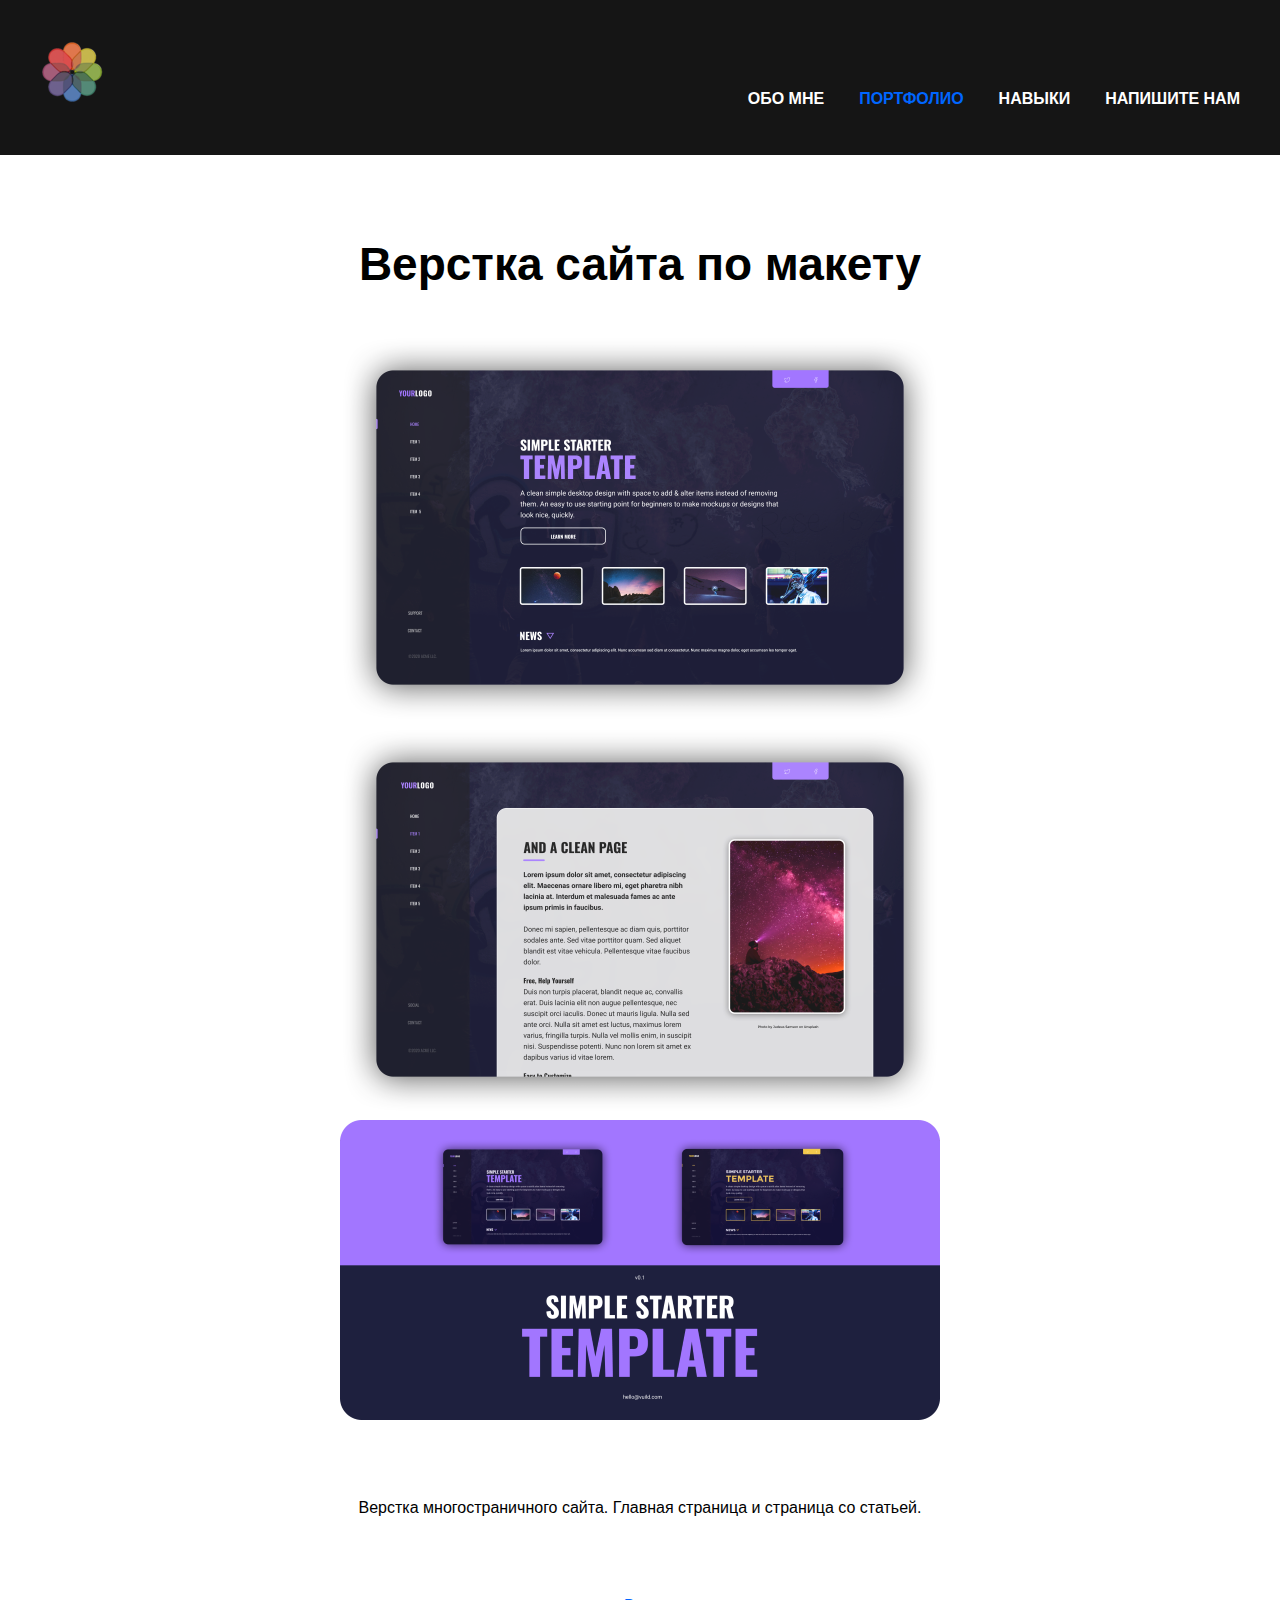
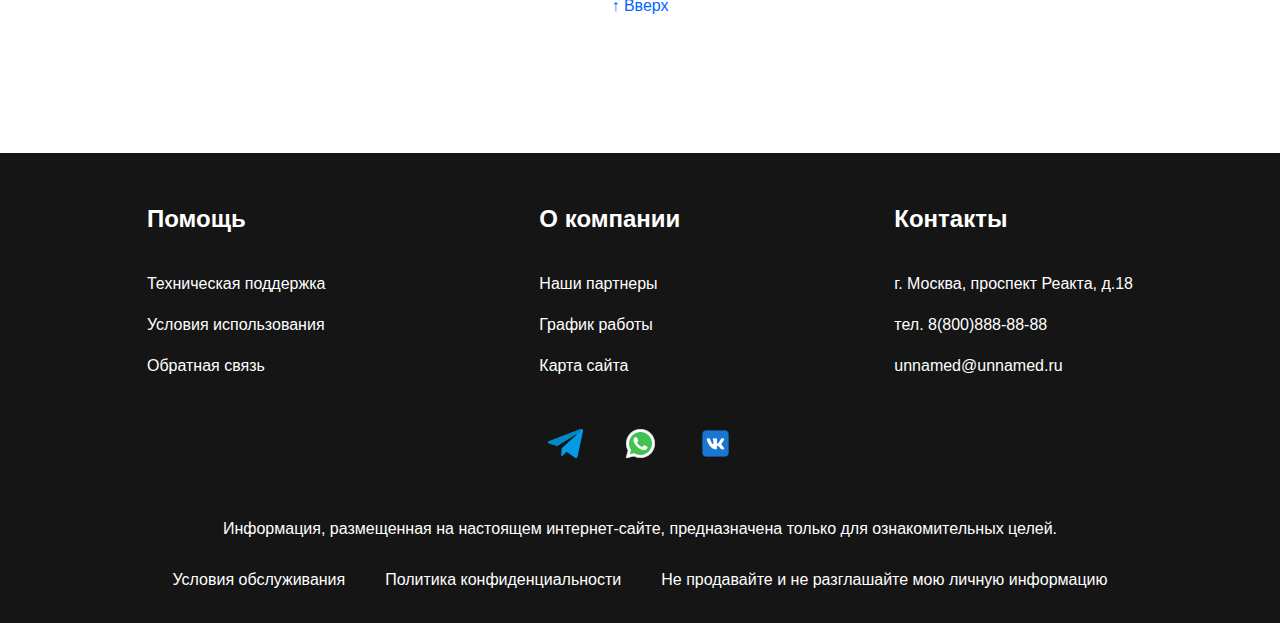
<file: template-web.html>
<!DOCTYPE html>
<html lang="ru">
    <head>
        <meta charset="UTF-8">
        <meta http-equiv="X-UA-Compatible" content="IE=edge"> 
        <meta name="viewport" content="width=device-width, initial-scale=1.0">
        <title>Итоговая работа</title>
        <link rel="stylesheet" href="style.css">
    </head>
    <body>

        <div class="wrapper">
            <header class="header">
                <div class="container">
                    <div class="header__inner">
                        <a class="logo" href="index.html">
                            <img class="logo__img" src="images/logo.png" alt="">
                        </a>
                        <nav class="menu">
                            <button class="menu__btn">
                                <span></span>
                                <span></span>
                                <span></span>
                            </button>
                            <ul class="menu__list">
                                <li class="menu__list-item">
                                    <a class="menu__list-link" href="aboutme.html">Обо мне</a>
                                </li>
                                <li class="menu__list-item">
                                    <a class="menu__list-link menu__list-link--active" href="portfolio.html">Портфолио</a>
                                </li>
                                <li class="menu__list-item">
                                    <a class="menu__list-link" href="skills.html">Навыки</a>
                                </li>
                                <li class="menu__list-item">
                                    <a class="menu__list-link" href="contacts.html">Напишите нам</a>
                                </li>                       
                            </ul>  
                        </nav>
                    </div>
                </div>
            </header>
            <main class="main">
                <div class="project">
                    <div class="container">
                        <h1 class="project-header"> Верстка сайта по макету </h1>
                        <div class="project-img">
                            <img src="images/template-img1.png" alt="">
                            <img src="images/template-img2.png" alt="">
                            <img src="images/template-img3.png" alt="">
                        </div>
                        <div class="project-description">
                            <p>Верстка многостраничного сайта. Главная страница и страница со статьей.</p>
                        </div>
                        <a class="project-btn-up" href="#">↑ Вверх</a>
                    </div>
                </div>
            </main>
            <footer class="footer">
                <div class="container">
                <nav class="footer__menu">
                    <ul class="footer__menu-list">
                        <li class="footer__menu-item">
                            <p class="footer__menu-title">Помощь</p>
                        </li>
                        <li class="footer__menu-item">
                            <a class="footer__menu-link" href="#">Техническая поддержка</a>
                        </li>
                        <li class="footer__menu-item">
                            <a class="footer__menu-link" href="#">Условия использования</a>
                        </li>
                        <li class="footer__menu-item">
                            <a class="footer__menu-link" href="#">Обратная связь</a>
                        </li>
                    </ul>
                    <ul class="footer__menu-list">
                        <li class="footer__menu-item">
                            <p class="footer__menu-title">О компании</p>
                        </li>
                        <li class="footer__menu-item">
                            <a class="footer__menu-link" href="#">Наши партнеры</a>
                        </li>
                        <li class="footer__menu-item">
                            <a class="footer__menu-link" href="#">График работы</a>
                        </li>
                        <li class="footer__menu-item">
                            <a class="footer__menu-link" href="#">Карта сайта</a>
                        </li>
                    </ul>
                    <ul class="footer__menu-list">
                        <li class="footer__menu-item">
                            <p class="footer__menu-title">Контакты</p>
                        </li>
                        <li class="footer__menu-item">
                            <a class="footer__menu-link" href="#">г. Москва, проспект Реакта, д.18</a>
                        </li>
                        <li class="footer__menu-item">
                            <a class="footer__menu-link" href="#">тел. 8(800)888-88-88</a>
                        </li>
                        <li class="footer__menu-item">
                            <a class="footer__menu-link" href="#">unnamed@unnamed.ru</a>
                        </li>
                    </ul>
                </nav>
                <ul class="app">
                    <li class="app__item">
                        <a class="app__item-link" href="#">
                            <img class="app__item-img" src="images/telegramm.png" alt="">
                        </a>
                    </li>
                    <li class="app__item">
                        <a class="app__item-link" href="#">
                            <img class="app__item-img" src="images/whatsapp.png" alt="">
                        </a>
                    </li>
                    <li class="app__item">
                        <a class="app__item-link" href="#">
                            <img class="app__item-img" src="images/vk.png" alt="">
                        </a>
                    </li>
                </ul>
                <div class="footer__copy">
                    <p class="footer__copy-text">
                        Информация, размещенная на настоящем интернет-сайте, предназначена только для ознакомительных целей.
                    </p>
                </div>
                <nav class="copy__nav">
                    <ul class="copy__nav-list">
                        <li class="copy__nav-item">
                            <a class="copy__nav-link" href="#">Условия обслуживания</a>
                        </li>
                        <li class="copy__nav-item">
                            <a class="copy__nav-link" href="#">Политика конфиденциальности</a>
                        </li>
                        <li class="copy__nav-item">
                            <a class="copy__nav-link" href="#">Не продавайте и не разглашайте мою личную информацию</a>
                        </li>
                    </ul>
                </nav>
               </div>
            </footer>
        </div>
        <script src="https://cdn.jsdelivr.net/npm/swiper@11/swiper-bundle.min.js"></script>
        <script src="js/main.js"></script>
    </body>
</html>
</file>
<file: style.css>
html{
    box-sizing: border-box;
}

*,*::after, *::before{
    box-sizing: inherit;
    margin: 0;
    padding: 0;
}

html,
body{
    height: 100%;
}

ul{
    list-style-type: none;
}

a{
    text-decoration: none;
    color: inherit;
}

.section-title{
    margin-bottom: 50px;
    font-size: 48px;
    font-weight: 700;
    text-align: center;
}

.wrapper{
    min-height: 100%;
    display: flex;
    flex-direction: column;
}

.container{
    max-width: 1220px;
    margin: 0 auto;
    padding: 0 10px;
}

body{
    font-family: 'Inter', sans-serif;
    font-size: 16px;
    font-weight: 400;
    line-height: 1.3;
}

.header{
    background-color: #151515;
}

.header-main{
    background-color: transparent;
    position: absolute;
    z-index: 10;
    left: 0;
    right: 0;
}

.header__inner{
    padding-top:  40px;
    padding-bottom: 45px;
    display: flex;
    justify-content: space-between;
    align-items: flex-end;
}

.menu__list{
    display: flex;
    gap: 35px;
}

.menu__list-link{
    color: #fff;
    text-transform: uppercase;
    font-weight: 700;
}

.menu__list-link--active{
    color: #0066FF;
}

.footer{
    background-color: #151515;
    padding: 50px 0 32px;
    color: #fff;
}

.footer__menu{
    display: flex;
    justify-content: space-around;
    margin-bottom: 50px;    
}

.footer__menu-list{
    max-width: 250px;
}

.footer__menu-title{
    font-size: 24px;
    font-weight: 700;
    padding-bottom: 20px;
}

.footer__menu-item + .footer__menu-item{
    padding-top: 20px;    
}

.app{
    display: flex;
    justify-content: center;
    gap: 40px;
    margin-bottom: 52px;
}

.footer__copy{
    max-width: 835px;
    margin: 0 auto 30px;
    text-align: center;
}

.copy__nav-list{
    display: flex;
    justify-content: center;
    gap: 40px;
}

.main{
    flex-grow: 1;
}

.top{
    color:#fff;
    text-align: center;
    padding-top: 250px;
    padding-bottom: 50px;
    position: absolute;
    z-index: 5;
    left: 0;
    right: 0;
}

.title{
    padding-bottom: 40px;
    font-size: 96px;
    font-weight: 700;
}

.top__link{
    background-color: #151515;
    padding: 23px;
    max-width: 430px;
    width: 100%;
    display: inline-block;
    text-transform: uppercase;
    font-size: 36px;
    font-weight: 700;
}

.swiper::after{
    content: '';
    background: rgba(21,21,21,.3);
    position: absolute;
    z-index: 5;
    left: 0;
    right: 0;
    bottom: 0;
    top: 0;
}

.swiper-wrapper{
    background: rgba(21,21,21,.3);
}

.swiper-slide{
    background-repeat: no-repeat;
    background-size: cover;
    background-position: center center;
    height: 100vh;
}

.swiper-pagination-bullet{
    width: 120px;
    height: 3px;
    background-color: #151515;
    border-radius: 0;
    opacity: 1;
    margin: 0 15px !important;
}

.swiper-pagination-bullets.swiper-pagination-horizontal{
    bottom: 50px;
}

.swiper-pagination-bullet-active{
    height: 6px;
    background-color: #fff;
}

.why-learn{
    padding: 150px 0;    
}

.why-learn__list{
    display: grid;
    grid-template-columns: repeat(4, 1fr);
    gap: 40px;
    text-align: center;
}

.why-learn__item-img{
    margin-bottom: 30px;
}

.why-learn__item-title{
    margin-bottom: 30px;
    font-size: 24px;
    font-weight: 700;
}

.why-learn__item-text{
    text-align: left;
}

.contacts{
    padding: 100px 0 150px;
}

.contacts__title{
    margin-bottom: 20px;
}

.contacts__text{
    text-align: center;
    font-weight: 700;
    font-size: 24px;
    margin-bottom: 50px;
    padding: 0 100px;
}

form{
    max-width: 580px;
    margin: 0 auto;
    display: flex;
    justify-content: space-between;
    flex-wrap: wrap;
}

.form__input{
    width: 270px;
    padding: 18px 20px;
    display: inline-block;
    border: 1px solid #0066FF;
    margin-bottom: 50px;
    font-family: 'Inter', sans-serif;
    font-size: 16px;
    font-weight: 400;
    line-height: 1.3;
    color: #000;
}

.form__input::placeholder,
.form__textarea::placeholder{
    font-family: 'Inter', sans-serif;
    font-size: 16px;
    font-weight: 400;
    line-height: 1.3;
    color: #000;
    opacity: 0.5;
}

.form__textarea{
    width: 100%;
    resize: none;
    padding: 28px 20px;
    height: 290px;
    border: 1px solid #0066FF;
    font-family: 'Inter', sans-serif;
    font-size: 16px;
    font-weight: 400;
    line-height: 1.3;
    color: #000;
    margin-bottom: 50px;
}

.form__btn{
    text-transform: uppercase;
    color: #fff;
    background-color: #151515;
    font-family: 'Inter', sans-serif;
    font-size: 16px;
    font-weight: 400;
    padding: 13px 61px;
    margin: 0 auto;
    border: none;
}

.blog{
    padding-bottom: 150px;
}

.blog__items{
    display: grid;
    grid-template-columns: repeat(2, 1fr);
    gap: 40px;
    margin-bottom: 70px;
}

.block__item{
    display: flex;
    justify-content: space-between;
    flex-wrap: wrap;
}

.block__item-img{
    margin-bottom: 30px;
    width: 100%;
}

.block__item-title{
    flex-basis: 446px;
    font-size: 24px;
    font-weight: 700;
}

.block__item-link{
    color: #fff;
    background-color: #0066FF;
    padding: 4px 20px;
}

.skills{
    padding: 100px 0 150px;
}

.tabs__content-item{
    display: grid;
    grid-template-columns: repeat(3, 1fr);
    gap: 100px 40px;
}

.card{
    text-align: center;
}

.card__title{
    padding-top: 20px;
    font-size: 24px;
    font-weight: 700;
    margin-bottom: 20px;
}



.about{
    margin-top: 100px;
    margin-bottom: 170px;
}

.about-title{
    color: #656363;
    padding-bottom: 30px;
    font-size: 54px;
    font-weight: 400; 
    width: 444px;
    text-align: center; 
    margin-top: 21px; 
}

.about-title span{
    color: #91b9f5;
}

.about-text{
    color: #656363;
    font-size: 16px;
    width: 444px;
    text-align: center;
}

.about-images{
    position: relative;
}

.about-holder{
    display: flex;
}

.images-1{
    position: absolute;
    z-index: 0;
    top: 54px;
    left: 211px;
}

.images-2{
    position: absolute;
    z-index: 999;
    top: -92px;
    left: 383px;
}

.images-3{
    position: absolute;
    z-index: 999;
    top: 241px;
    left: 486px;
}

.portfolio{
    background-color: #fff;
    padding-top: 80px;
    padding-bottom: 115px;   
}

.portfolio-header{
    margin: 0;
    margin-bottom: 70px;
    font-weight: 700;
    font-size: 46px;
    line-height: 130%;
    text-align: center;
    color: #000;
}

.portfolio-cards-wrapper{
    display: flex;
    flex-wrap: wrap;
    justify-content: space-between;
}

.portfolio-card{
    margin-bottom: 30px;
    padding: 20px;
    max-width: 540px;
    background-color: #fff;
    box-shadow: 0px 10px 40px rgba(126,155,189,0.35);
    transition: transform 0.2s ease-in;
}

.portfolio-card:hover{
    transform: translateY(-15px);
}

.portfolio-card:last-child, .portfolio-card:nth-last-child(2) {
    margin-bottom: 0;
}

.portfolio-img{
    margin-bottom: 20px;
}

.card-title{
    margin: 0;
    margin-bottom: 13px;
    font-weight: 600;
    font-size: 24px;
    line-height: 130%;
}

.portfolio-card p{
    margin: 0;
    font-size: 16px;
    line-height: 130%;
}

.card-link:hover{
    color: #0066FF;        
}

.menu__btn{
    width: 30px;
    height: 20px;
    display: flex;
    flex-direction: column;
    justify-content: space-between;
    padding: 0;
    border: none;
    background-color: transparent;
    cursor: pointer;
    display: none;
}

.menu__btn span{
    height: 2px;
    background-color: #fff;
    width: 100%;
}

.card__img{
    width: 100%;
}


/* Медиаправила */


@media (max-width: 1180px){
    .tabs__content-item{
        grid-template-columns: repeat(3, 1fr);
    }
}


@media (max-width: 860px){
    .menu__btn{
        display: flex;
    }
    .menu__btn,
    .logo{
        position: relative;
        z-index: 10;
    }
    .menu__list{
        position: absolute;
        z-index: 5;
        background-color: #151515;
        flex-direction: column;
        top: 0;
        left: 0;
        right: 0;
        bottom: 0;
        padding-top: 200px;
        height: 100vh;
        align-items: center;
        transform: translateY(-100%);
        transition: transform .3s ease;
    }
    .menu__list.menu__list--active{
        transform: translateY(0%);
    }
    .why-learn__list{
        grid-template-columns: repeat(2, 1fr);
        gap: 20px;
    }
    .tabs__content-item{
        grid-template-columns: repeat(2, 1fr);
    }
}


@media (max-width: 768px){
    .title{
        font-size: 70px;
    }
    .top__link{
        padding: 16px;
        max-width: 360px;
        font-size: 28px;      
    }
    .swiper-pagination-bullet{
        width: 60px;
    }
    .swiper-pagination-bullet-active{
        height: 4px;
    }
    .footer__menu{
        display: grid;
        grid-template-columns: repeat(2, 1fr);
        gap: 40px;
    }
}


@media (max-width: 650px){
    .tabs__content-item{
        grid-template-columns: repeat(1, 1fr);
    }
    .blog__items{
        grid-template-columns: repeat(1, 1fr);
    }
    .contacts{
        padding: 50px 0;
    }
    .form__input{
        width: 100%;
        margin-bottom: 30px;
    }
    .contacts__text{
        padding: 0;
    }
}


@media (max-width: 540px){
    .title{
        font-size: 60px;
    }
    .top__link{
        max-width: 310px;
        font-size: 24px;
    }
    .swiper-pagination-horizontal
    .swiper-pagination-bullets 
    .swiper-pagination-bullet{
        margin: 0 10px;
    }
    .swiper-pagination-bullet{
        width: 35px;
    }
    .why-learn__list{
        grid-template-columns: repeat(1, 1fr);
    }
    .why-learn{
        padding: 50px 0;
    }
    .section-title{
        font-size: 34px;
    }
    .app,
    .copy__nav-list{
        flex-direction: column;
        align-items: center;
    }
    .copy__nav-list{
        gap: 20px;
    }
   .block__item-title{
        margin-bottom: 10px;
    }
    .block__item-link{
        margin-left: auto;
    }
    .skills{
        padding: 50px 0;
    }
    .tabs__content-item{
        gap: 40px;
    }
    .blog{
        padding-bottom: 50px;
    }
}

/*template-web*/

.project{
    padding-top: 80px;
    padding-bottom: 120px;
    left: 0;
    right: 0;
    text-align: center;
    background-color: #fff;
}

.project-header{
    margin: 0;
    margin-bottom: 40px;
    font-weight: bold;
    font-size: 46px;
    line-height: 1.3;
}

.project-img{
    margin-bottom: 70px;
}

.project-description{
    margin: 0 auto;
    max-width: 730px;
    margin-bottom: 60px;
}

.project-description p{
    margin-top: 0;
    margin-bottom: 15px;
    font-size: 16px;
    line-height: 1.5;
}

.project-btn-up{
    background-color: #fff;
    padding: 13px;
    color: #0066FF;
    border: 3px solid #fff;
    border-radius: 50px;
    width: 225px;
    margin: 0 auto;
    text-align: center;
    display: block;
}

.project-btn-up:hover{
    background-color: rgb(39, 91, 236);
    color: #fff;
}
</file>
